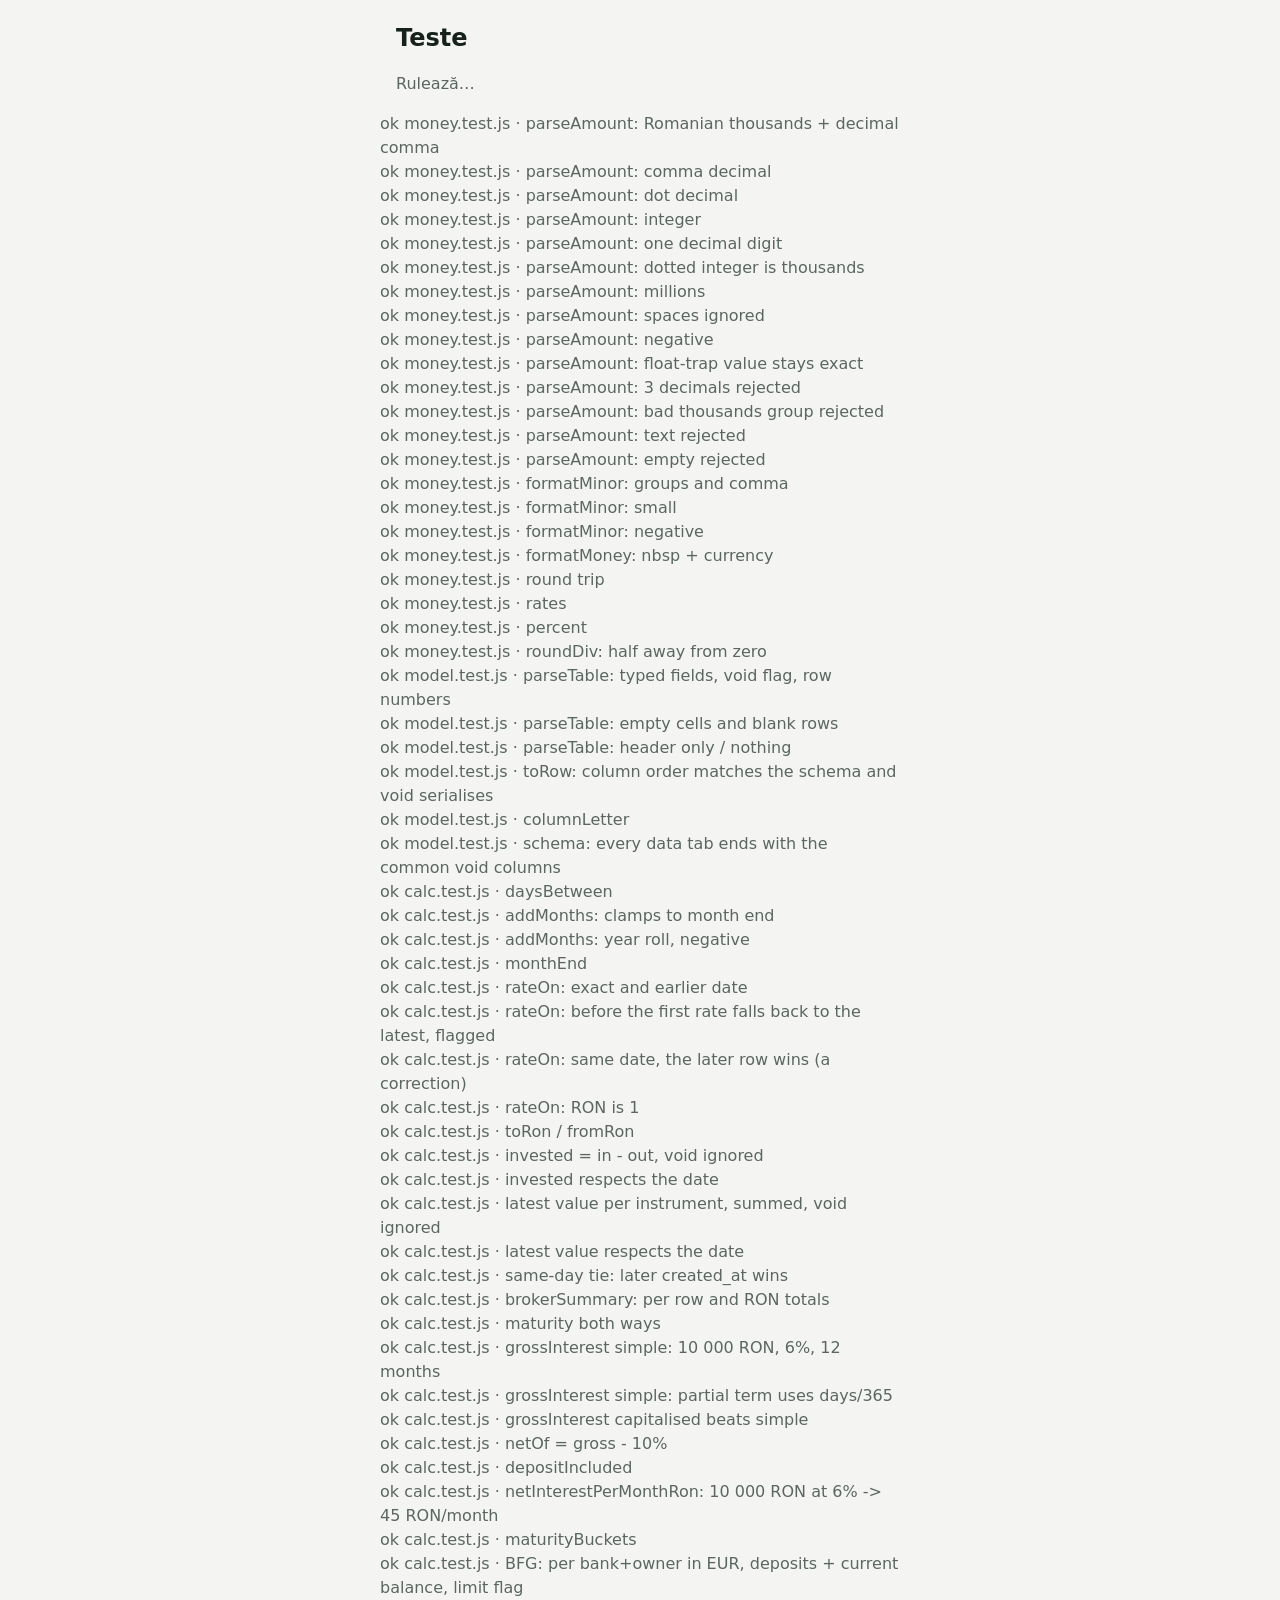
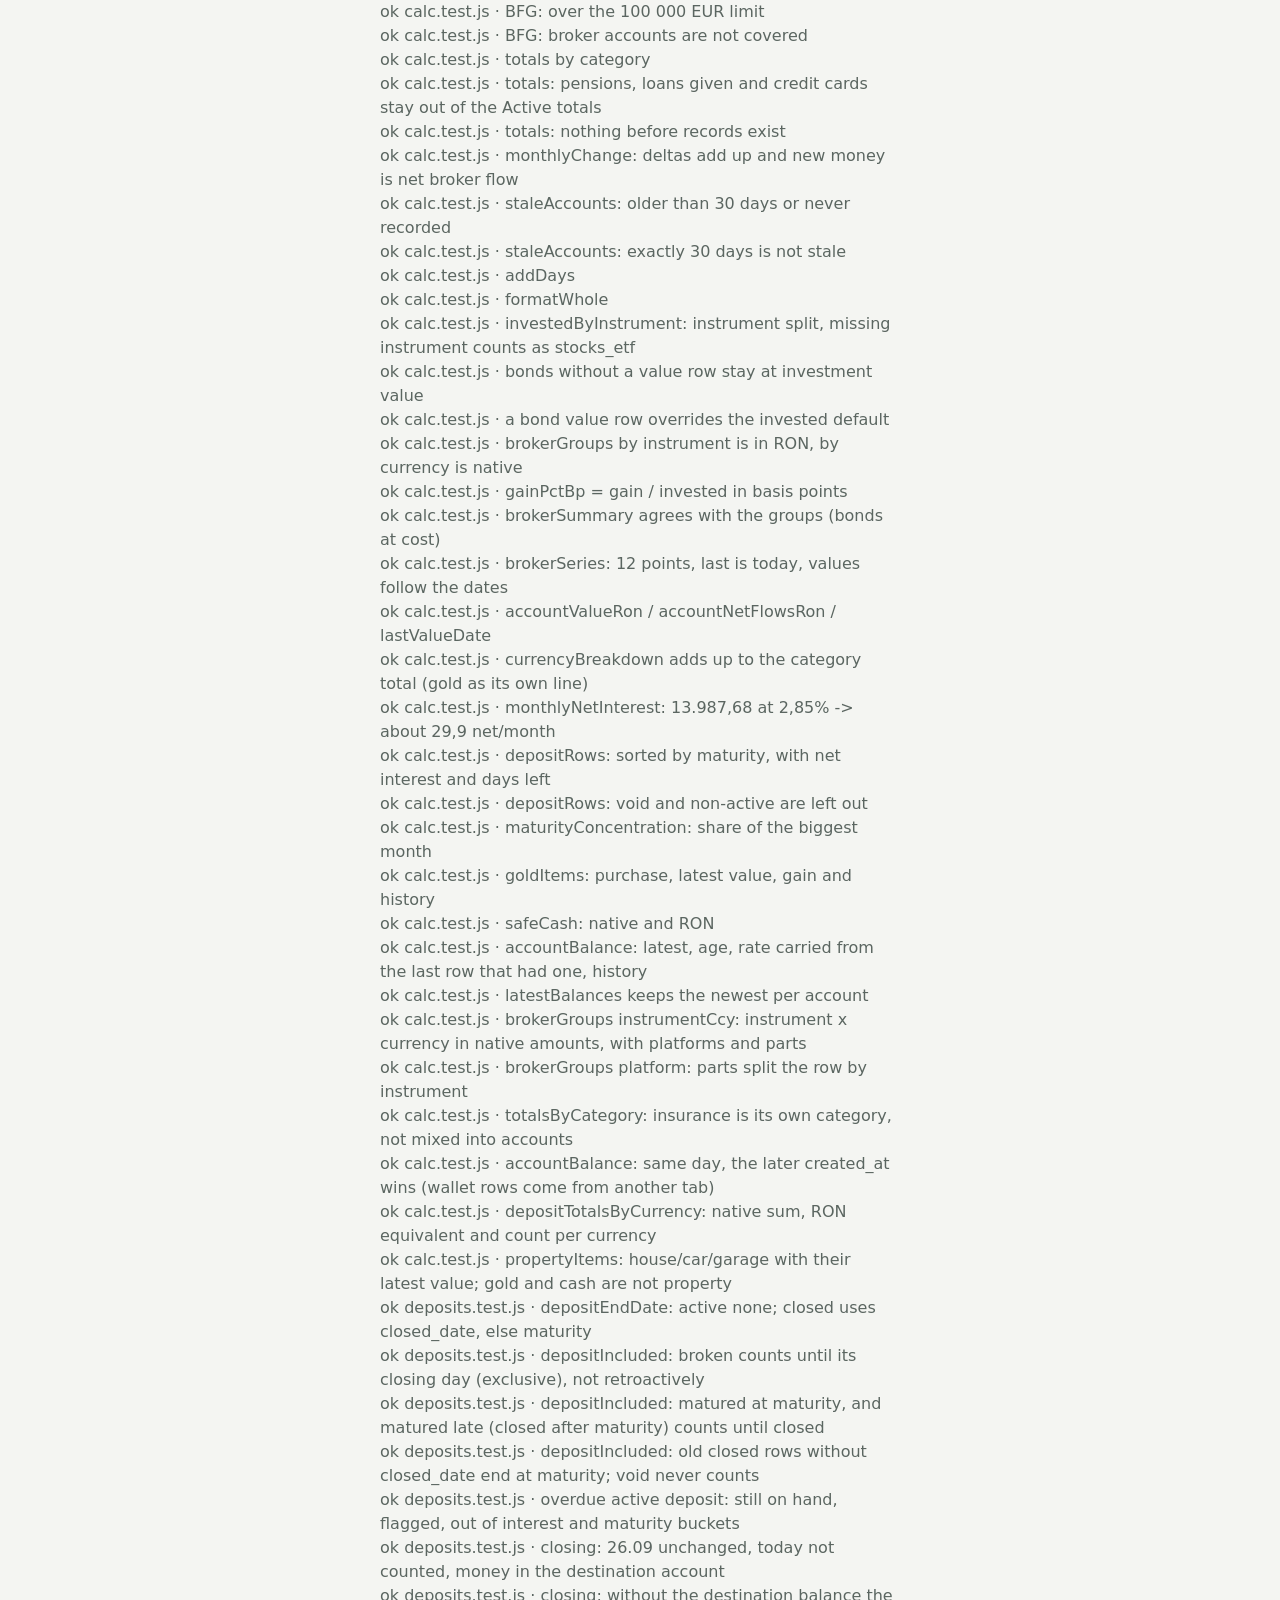
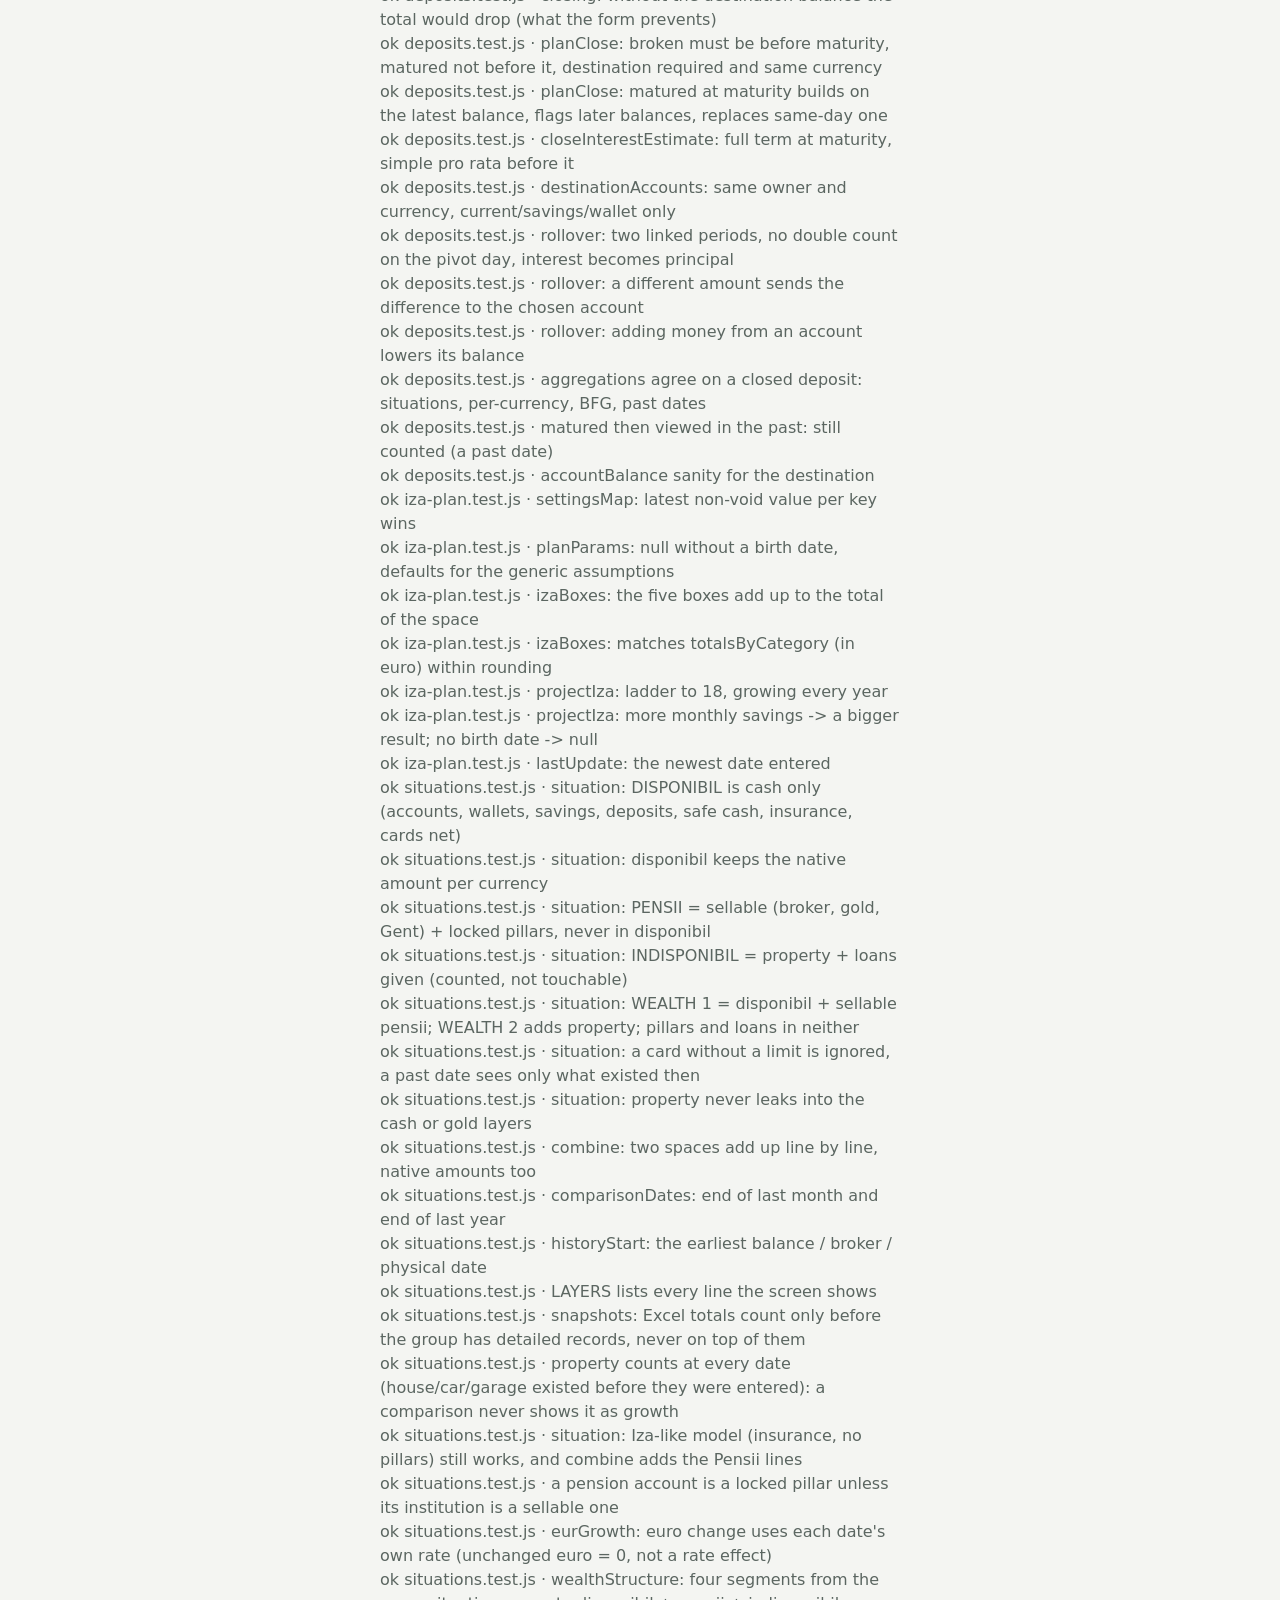
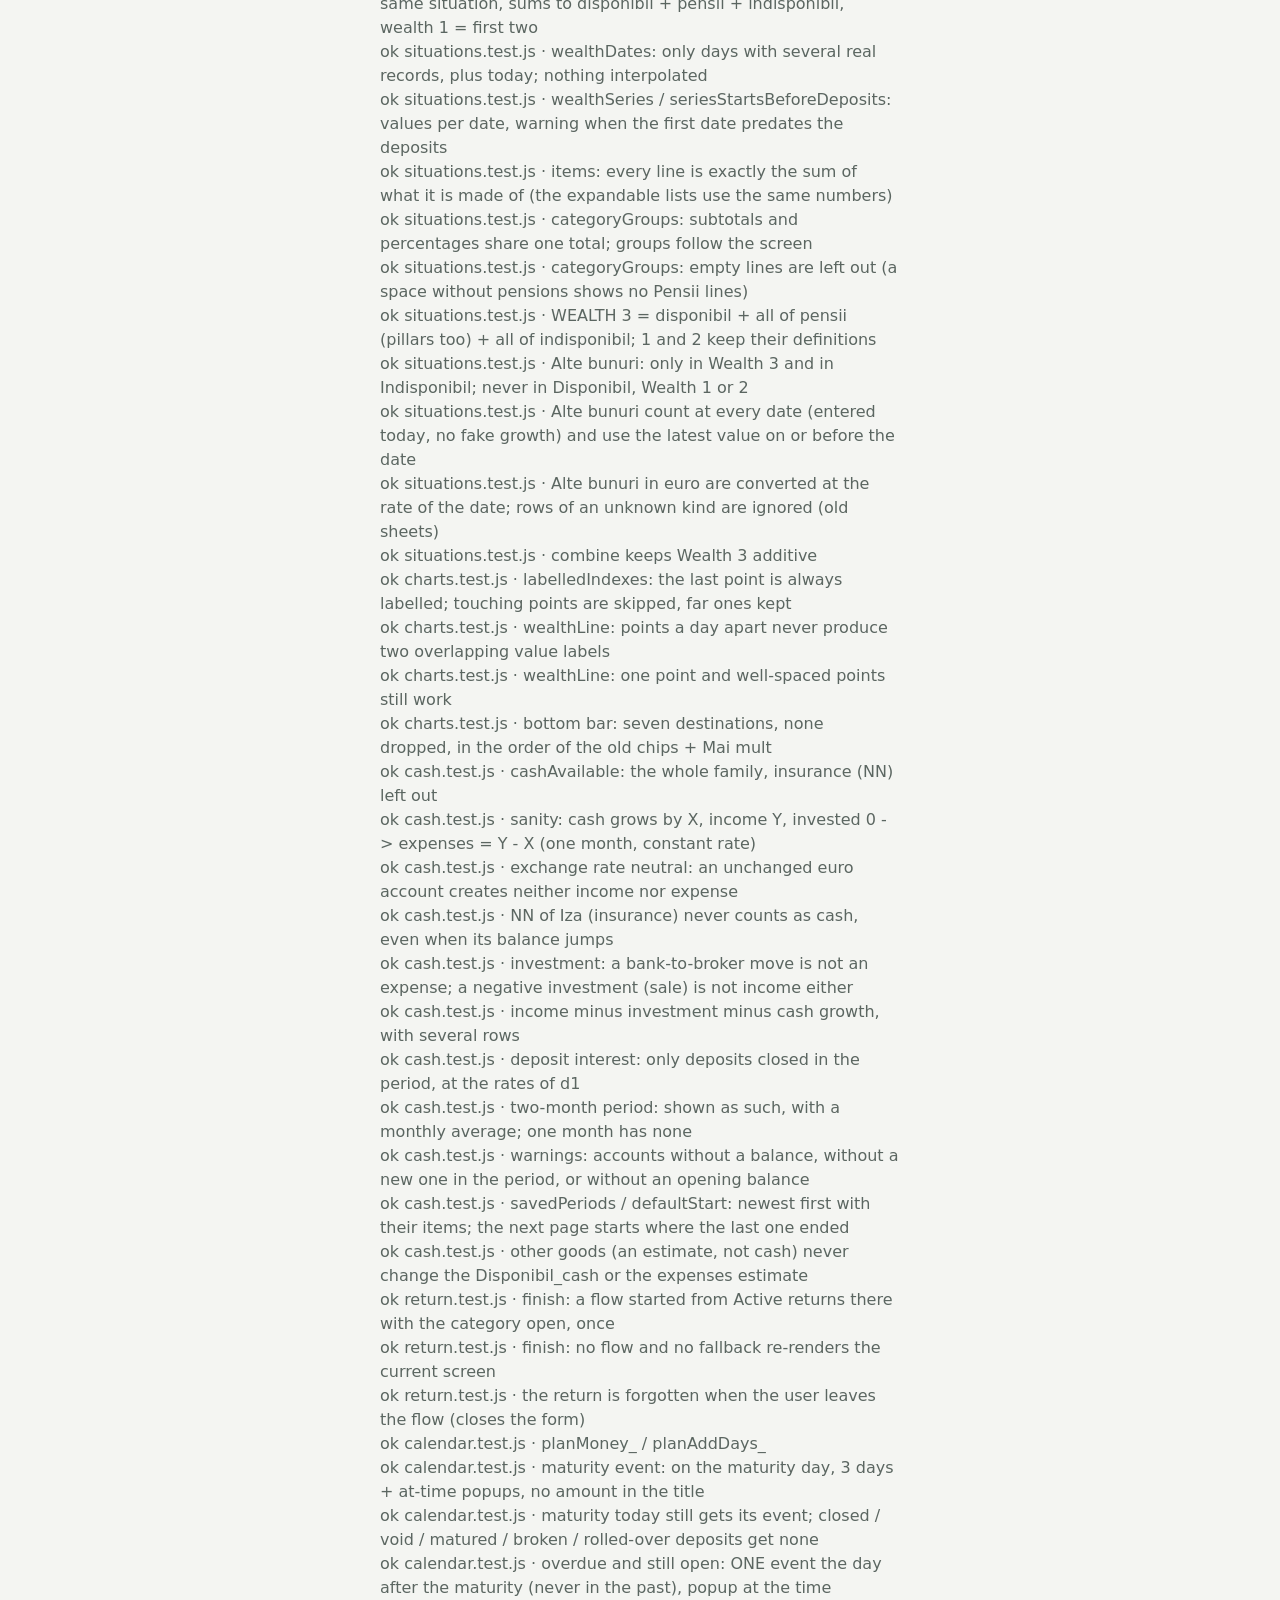
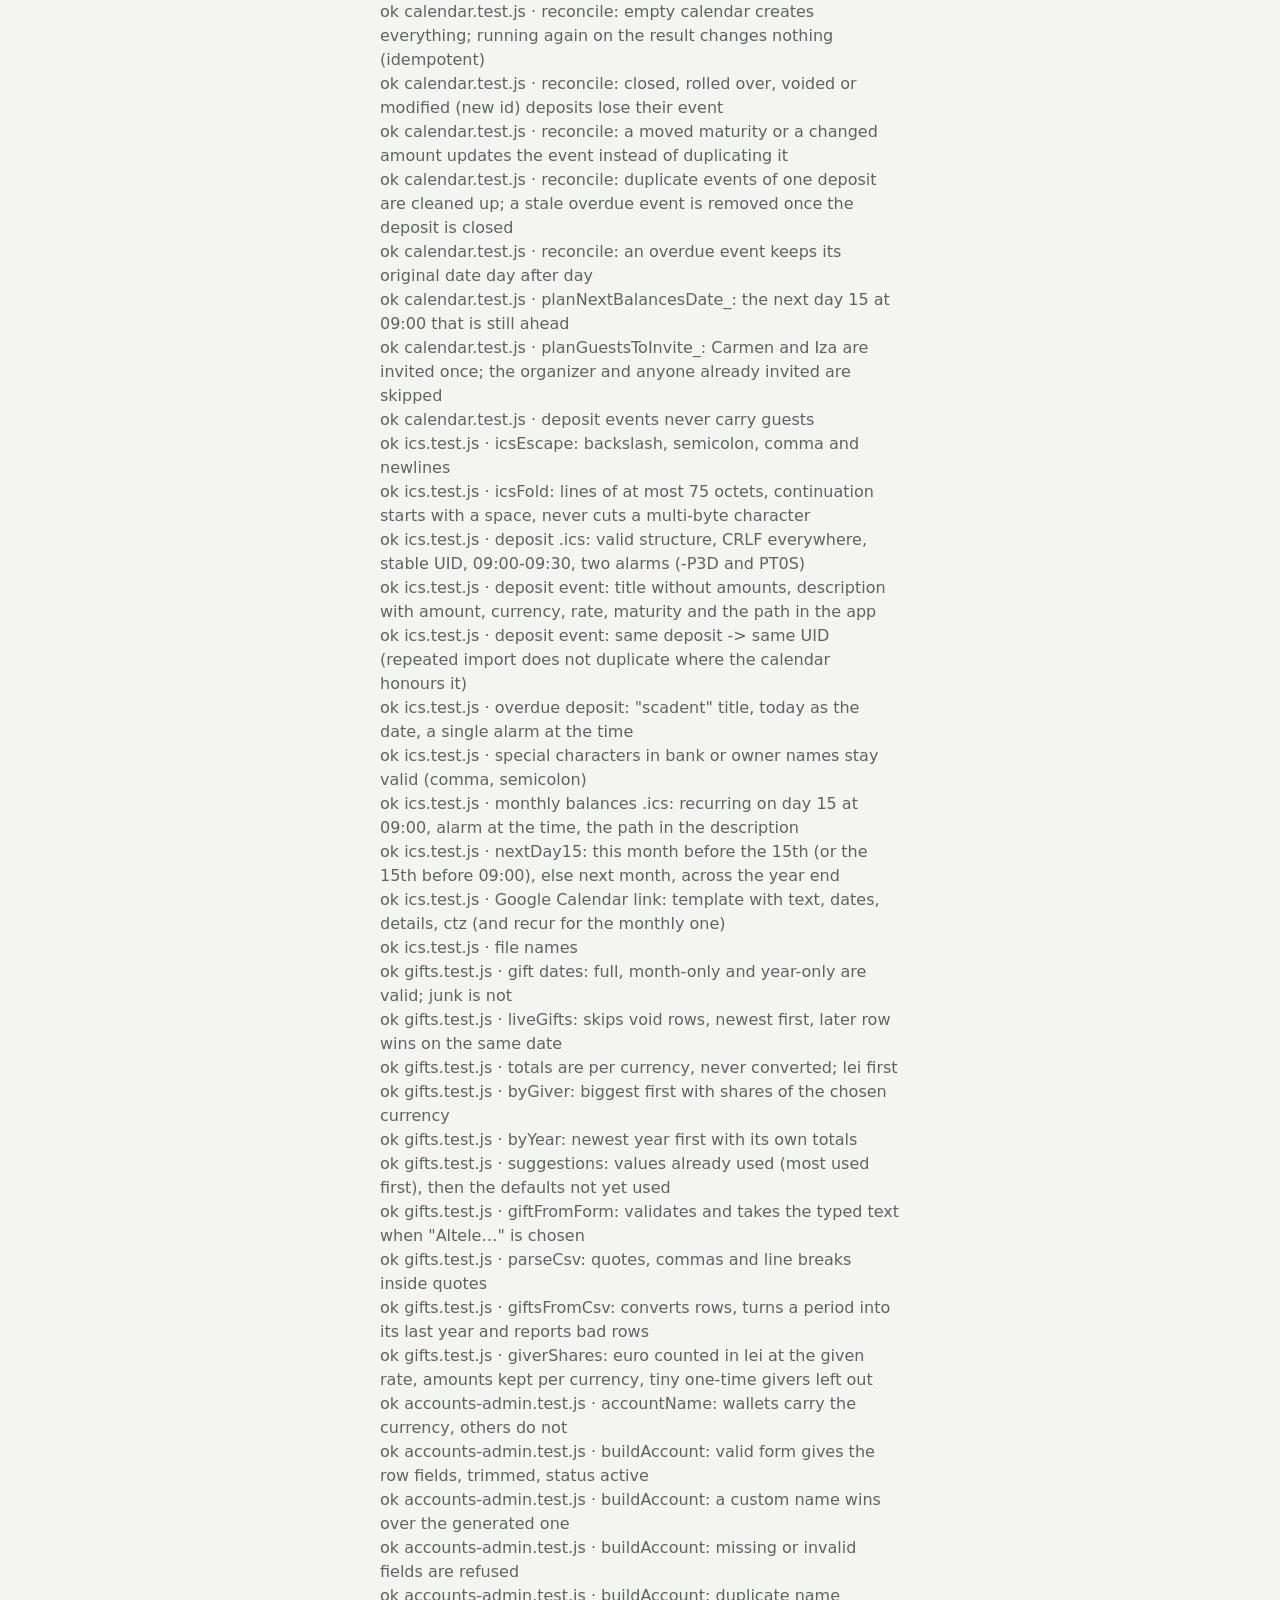
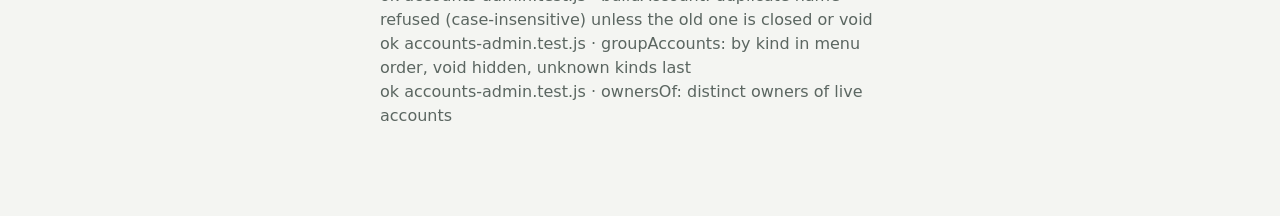
<file: tests/index.html>
<!doctype html>
<html lang="ro">
<head>
<meta charset="utf-8">
<meta name="viewport" content="width=device-width, initial-scale=1">
<meta http-equiv="Content-Security-Policy" content="default-src 'self'; script-src 'self'; style-src 'self' 'unsafe-inline'; connect-src 'self'; base-uri 'none'; form-action 'none'">
<title>Teste</title>
<link rel="stylesheet" href="../css/app.css">
</head>
<body>
<main>
  <h1>Teste</h1>
  <p id="summary" class="muted">Rulează…</p>
  <div id="results"></div>
</main>
<script type="module" src="run.js"></script>
</body>
</html>
</file>
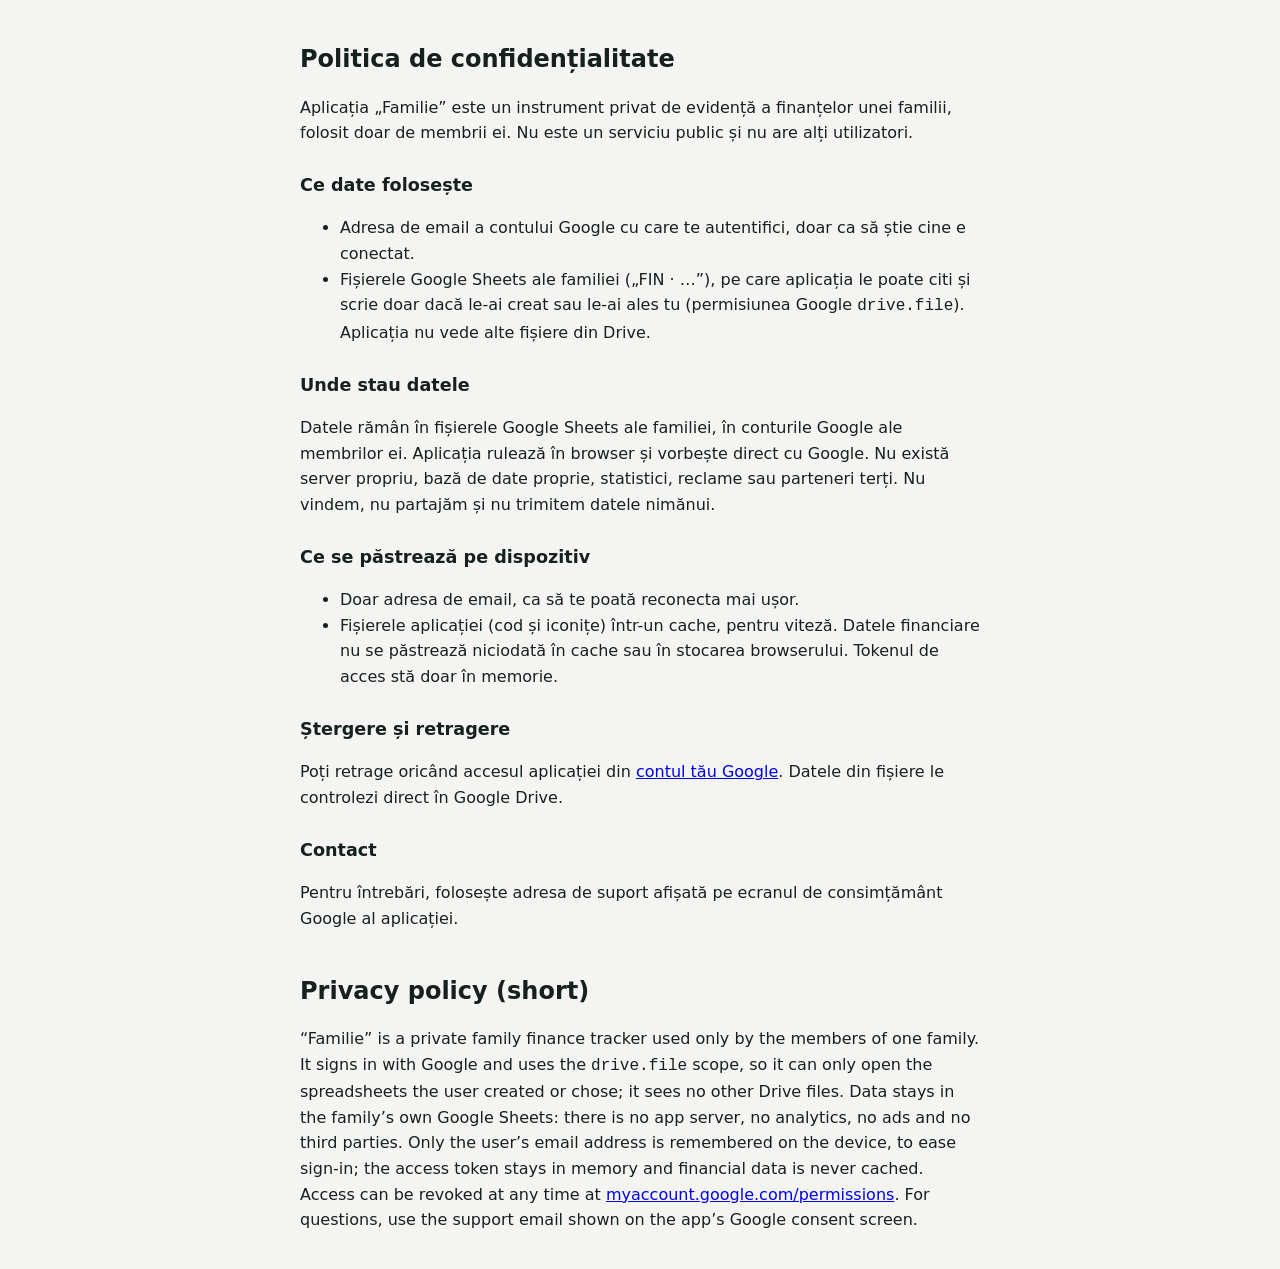
<file: privacy.html>
<!doctype html>
<html lang="ro">
<head>
<meta charset="utf-8">
<meta name="viewport" content="width=device-width, initial-scale=1">
<title>Confidențialitate · Familie</title>
<style>
  body{font:16px/1.6 system-ui,sans-serif;max-width:680px;margin:0 auto;padding:24px 16px;color:#16201C;background:#F4F5F2}
  h1{font-size:1.5rem} h2{font-size:1.1rem;margin-top:1.6rem}
  @media (prefers-color-scheme:dark){body{color:#E8ECE9;background:#121513}}
</style>
</head>
<body>
<h1>Politica de confidențialitate</h1>
<p>Aplicația „Familie” este un instrument privat de evidență a finanțelor unei familii, folosit doar de membrii ei. Nu este un serviciu public și nu are alți utilizatori.</p>

<h2>Ce date folosește</h2>
<ul>
  <li>Adresa de email a contului Google cu care te autentifici, doar ca să știe cine e conectat.</li>
  <li>Fișierele Google Sheets ale familiei („FIN · …”), pe care aplicația le poate citi și scrie doar dacă le-ai creat sau le-ai ales tu (permisiunea Google <code>drive.file</code>). Aplicația nu vede alte fișiere din Drive.</li>
</ul>

<h2>Unde stau datele</h2>
<p>Datele rămân în fișierele Google Sheets ale familiei, în conturile Google ale membrilor ei. Aplicația rulează în browser și vorbește direct cu Google. Nu există server propriu, bază de date proprie, statistici, reclame sau parteneri terți. Nu vindem, nu partajăm și nu trimitem datele nimănui.</p>

<h2>Ce se păstrează pe dispozitiv</h2>
<ul>
  <li>Doar adresa de email, ca să te poată reconecta mai ușor.</li>
  <li>Fișierele aplicației (cod și iconițe) într-un cache, pentru viteză. Datele financiare nu se păstrează niciodată în cache sau în stocarea browserului. Tokenul de acces stă doar în memorie.</li>
</ul>

<h2>Ștergere și retragere</h2>
<p>Poți retrage oricând accesul aplicației din <a href="https://myaccount.google.com/permissions">contul tău Google</a>. Datele din fișiere le controlezi direct în Google Drive.</p>

<h2>Contact</h2>
<p>Pentru întrebări, folosește adresa de suport afișată pe ecranul de consimțământ Google al aplicației.</p>

<h1 lang="en" style="margin-top:2.5rem">Privacy policy (short)</h1>
<p lang="en">“Familie” is a private family finance tracker used only by the members of one family. It signs in with Google and uses the <code>drive.file</code> scope, so it can only open the spreadsheets the user created or chose; it sees no other Drive files. Data stays in the family’s own Google Sheets: there is no app server, no analytics, no ads and no third parties. Only the user’s email address is remembered on the device, to ease sign-in; the access token stays in memory and financial data is never cached. Access can be revoked at any time at <a href="https://myaccount.google.com/permissions">myaccount.google.com/permissions</a>. For questions, use the support email shown on the app’s Google consent screen.</p>
</body>
</html>
</file>
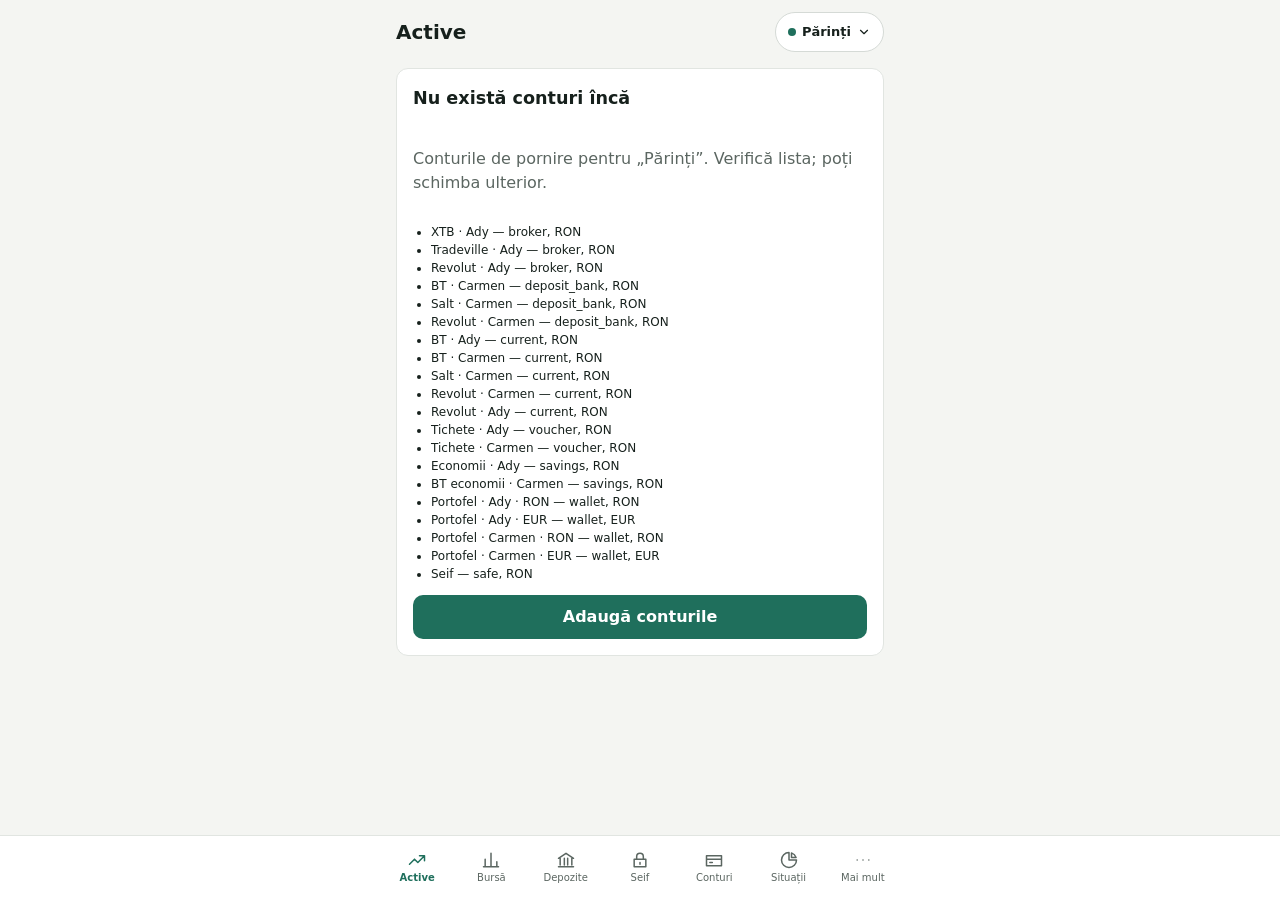
<file: tests/preview.html>
<!doctype html>
<html lang="ro">
<head>
<meta charset="utf-8">
<meta name="viewport" content="width=device-width, initial-scale=1">
<meta http-equiv="Content-Security-Policy" content="default-src 'self'; script-src 'self'; style-src 'self' 'unsafe-inline'; connect-src 'self'; img-src 'self' data:; base-uri 'none'; form-action 'none'">
<title>Previzualizare (date de test)</title>
<link rel="stylesheet" href="../css/app.css">
</head>
<body>
<main id="app"></main>
<script type="module" src="preview.js"></script>
</body>
</html>
</file>
<file: css/app.css>
:root{
  --bg:#F4F5F2;--surface:#fff;--line:#E1E5E1;--line2:#EEF1EE;--field:#C3CAC5;--ink:#16201C;--muted:#5B6661;
  --accent:#1F6F5C;--accent-soft:#E7F1ED;--pos:#5FA48F;--neg:#B3412E;--gold:#C9A24A;--eur:#4C78A8;--usd:#A9CFC2;
  --kid:#5B3FD1;
  --mono:ui-monospace,"IBM Plex Mono",SFMono-Regular,Consolas,monospace;
}
*{box-sizing:border-box}
html{-webkit-text-size-adjust:100%}
body{margin:0;background:var(--bg);color:var(--ink);font:16px/1.5 "IBM Plex Sans",system-ui,-apple-system,"Segoe UI",Roboto,sans-serif}
main{max-width:520px;margin:0 auto;padding:0 0 88px;min-height:100vh}
a{color:var(--accent);text-decoration:none}
h1{font-size:1.5rem;margin:8px 0 4px}
h2{font-size:1.1rem;margin:0 0 8px}
.muted{color:var(--muted)}
.err{color:var(--neg)}
.pos{color:var(--accent)}
.neg{color:var(--neg)}
.mono{font-family:var(--mono)}
.sm{font-size:12px}
.xs{font-size:11px}
.up{font-size:12px;color:var(--muted);text-transform:uppercase;letter-spacing:.5px}

/* legacy blocks (login / setup / placeholders) */
main > h1,main > p,main > .topbar{margin-left:16px;margin-right:16px}
main > h1:first-child,main > .topbar:first-child{margin-top:20px}
.card{background:var(--surface);border:1px solid var(--line);border-radius:12px;padding:16px;margin:16px}
.row{display:flex;gap:12px;align-items:center;justify-content:space-between;flex-wrap:wrap}
.stack{display:flex;flex-direction:column;gap:12px}
.topbar{display:flex;align-items:center;justify-content:space-between;gap:12px;margin-bottom:8px}
.badge{display:inline-block;padding:2px 10px;border-radius:99px;background:var(--accent-soft);color:var(--accent);font-size:.85rem;font-weight:600}

/* buttons */
button{font:inherit;cursor:pointer}
.btn,button{min-height:44px;padding:0 20px;border:0;border-radius:10px;background:var(--accent);color:#fff;font-weight:600}
.btn.secondary,button.secondary{background:transparent;color:var(--accent);border:1px solid var(--line)}
.btn.outline{background:#fff;color:var(--accent);border:1px solid var(--accent)}
.btn.big{min-height:52px;font-size:16px;width:100%}
button:disabled{opacity:.5;cursor:default}
a.btn{display:flex;align-items:center;justify-content:center;gap:6px}

/* page frame */
.pagehead{display:flex;align-items:center;gap:8px;padding:12px 16px 0}
.pagehead.back{padding:10px 12px 0}
.pagehead .t{flex:1;display:flex;flex-direction:column}
.pagehead .t b{font-size:20px;font-weight:700;line-height:1.25}
.iconbtn{width:44px;height:44px;display:flex;align-items:center;justify-content:center;color:var(--ink);background:none;border:0;padding:0}
.spacechip{min-height:40px;padding:0 12px;border:1px solid #D5DAD6;border-radius:20px;background:#fff;color:var(--ink);font-size:13px;display:flex;align-items:center;gap:6px}
.spacechip i{width:8px;height:8px;border-radius:4px;background:var(--accent)}
.spacechip.iza i{background:var(--kid)}
.panel{margin:12px 16px 0;padding:14px 16px;background:var(--surface);border:1px solid var(--line);border-radius:12px;display:flex;flex-direction:column;gap:6px}
.panel.flush{padding:0;gap:0}
.big-num{font-family:var(--mono);font-size:30px;font-weight:600;letter-spacing:-.5px;line-height:1.2}
.big-num small{font-size:16px;color:var(--muted);font-weight:400}
.between{display:flex;justify-content:space-between;gap:8px;align-items:baseline}
.stat3{display:grid;grid-template-columns:repeat(3,minmax(0,1fr));gap:8px}
.stat3 > div{display:flex;flex-direction:column;gap:2px}
.stat3 b{font-family:var(--mono);font-size:17px;font-weight:600}
.chart{width:100%;height:auto;display:block}
.chart text{font-family:var(--mono)}
.sep{margin-top:10px;padding-top:10px;border-top:1px solid var(--line2)}

/* lists and tables */
.listrow{display:grid;grid-template-columns:10px 1fr auto 44px;gap:10px;align-items:center;padding:11px 14px;border-bottom:1px solid var(--line2);color:var(--ink);font-size:13px}
.listrow:last-child{border-bottom:0}
.listrow .sw{width:10px;height:10px;border-radius:3px}
.listrow .nm{display:flex;flex-direction:column}
.listrow .nm b{font-size:14px}
.listrow .amt{font-family:var(--mono)}
.listrow .pc{font-family:var(--mono);font-size:12px;color:var(--muted);text-align:right}
.tbl{font-size:13px}
.tbl .h,.tbl .r{display:grid;grid-template-columns:1fr 74px 74px 48px;gap:6px;padding:10px 14px;align-items:center}
.tbl.v2 .h,.tbl.v2 .r{grid-template-columns:1fr 120px}
.tbl .h{padding:8px 14px;font-size:11px;color:var(--muted);text-transform:uppercase;letter-spacing:.4px;border-bottom:1px solid var(--line)}
.tbl .r{border-bottom:1px solid var(--line2)}
.tbl .r:last-child{border-bottom:0}
.tbl .n{text-align:right;font-family:var(--mono)}
.tbl .nm{display:flex;flex-direction:column}
.tbl .nm b{font-size:14px}
.barrow{display:grid;grid-template-columns:70px 1fr 56px;gap:8px;align-items:center;font-size:12px}
.bar{height:8px;background:var(--line2);border-radius:4px}
.bar > div{height:8px;border-radius:4px}
.split{display:flex;height:12px;border-radius:4px;overflow:hidden;gap:2px}
.legend{display:grid;grid-template-columns:repeat(2,minmax(0,1fr));gap:4px 14px;font-size:12px}
.legend span{display:flex;gap:6px;align-items:center}
.legend i{width:8px;height:8px;border-radius:2px;flex:none}
.legend b{margin-left:auto;font-family:var(--mono);font-weight:500}

/* segmented control + option buttons */
.seg{margin:12px 16px 0;display:grid;border:1px solid #D5DAD6;border-radius:10px;overflow:hidden;background:#fff}
.seg > *{min-height:40px;border:0;border-radius:0;background:#fff;color:var(--ink);font-size:13px;font-weight:500;display:flex;align-items:center;justify-content:center;padding:0}
.seg > * + *{border-left:1px solid #D5DAD6}
.seg > .on{background:var(--accent);color:#fff;font-weight:600}
.seg.tall > *{min-height:44px;font-size:14px}
.opts{display:grid;gap:8px}
.opt{min-height:44px;border-radius:10px;border:1px solid #D5DAD6;background:#fff;color:var(--ink);font-weight:500;font-size:14px;padding:0 8px}
.opt.on{border:2px solid var(--accent);background:var(--accent-soft);font-weight:600}

/* forms */
.form{margin:14px 16px 0;display:flex;flex-direction:column;gap:14px}
.form legend,.form label.f{font-size:12px;font-weight:600;color:var(--muted)}
.form fieldset{border:0;margin:0;padding:0}
.form legend{padding:0 0 6px}
label.f{display:flex;flex-direction:column;gap:6px}
.input,select.input{min-height:46px;width:100%;border:1px solid var(--field);border-radius:10px;padding:0 12px;font:inherit;font-size:14px;color:var(--ink);background:#fff}
.input.amt{min-height:52px;font-family:var(--mono);font-size:22px;font-weight:500}
.grid2{display:grid;grid-template-columns:repeat(2,minmax(0,1fr));gap:10px}
.valrow{display:grid;grid-template-columns:1fr 120px;gap:8px;padding:6px 14px;align-items:center;font-size:13px}
.valrow .input{min-height:42px;border-radius:8px;text-align:right;font-family:var(--mono);font-size:15px;padding:0 10px}
.valrow .ro{text-align:right;font-family:var(--mono);color:var(--muted);padding-right:10px}
.grp{padding:10px 14px 4px;font-size:12px;font-weight:700;border-top:1px solid var(--line2);margin-top:6px}
.grp:first-child{border-top:0;margin-top:0}
.savebar{margin:16px 16px 0}
.note{margin:12px 16px 0;font-size:13px}

/* bottom tab bar */
.tabbar{position:fixed;left:0;right:0;bottom:0;z-index:5;background:#fff;border-top:1px solid var(--line);padding:6px 4px calc(10px + env(safe-area-inset-bottom))}
.tabbar > div{max-width:520px;margin:0 auto;display:grid;grid-template-columns:repeat(7,minmax(0,1fr))}
.tabbar a{display:flex;flex-direction:column;align-items:center;gap:2px;min-height:48px;justify-content:center;color:var(--muted);font-size:10px;line-height:1.1;padding:0 1px;white-space:nowrap}
.tabbar a.on{color:var(--accent);font-weight:600}

/* Iza (kid) */
.kid{--accent:var(--kid);--accent-soft:#EEEAFB}
.kid .card{border-color:#D9D1F5}
.kid h1{color:var(--kid)}

/* M4 */
.deprow{display:grid;grid-template-columns:1fr auto;gap:2px 8px;padding:10px 14px;border-bottom:1px solid var(--line2);cursor:pointer;font-size:13px}
.deprow:last-child{border-bottom:0}
.ghead{padding:8px 14px;font-size:11px;color:var(--muted);text-transform:uppercase;letter-spacing:.4px;border-bottom:1px solid var(--line);display:flex;justify-content:space-between}
.opt.tall{min-height:46px;font-size:13px}
.opt.chip-term{min-height:42px;border-radius:8px;font-size:11px;padding:0}
.panel:empty{display:none}
.cashrow{display:grid;grid-template-columns:12px 1fr auto auto;gap:10px;align-items:center;min-height:44px;border-bottom:1px solid var(--line2);font-size:13px}
.cashrow:last-child{border-bottom:0}
.cashrow button{display:flex;align-items:center;justify-content:center}
.pair2{display:grid;grid-template-columns:repeat(2,minmax(0,1fr))}
.tabs3{display:grid;grid-template-columns:repeat(3,minmax(0,1fr));gap:6px}
.tab3{min-height:52px;border:1px solid #D5DAD6;border-radius:10px;background:#fff;color:var(--ink);font-size:12px;font-weight:500;display:flex;flex-direction:column;align-items:center;justify-content:center;gap:2px;padding:0}
.tab3 b{font-family:var(--mono);font-size:13px}
.tab3.on{border:2px solid var(--accent);background:var(--accent-soft);font-weight:600}
.tab3.dash{border-style:dashed}
.acctrow{display:grid;grid-template-columns:1fr auto;gap:2px 8px;padding:9px 14px;border-bottom:1px solid var(--line2);font-size:13px}
.acctrow:last-child{border-bottom:0}

.tbl .r.sub{padding-top:6px;padding-bottom:6px;font-size:12px;background:#FAFBFA}
.tbl .r.sub .nm{padding-left:14px}
.tbl .r.sub .nm span{font-weight:400}

/* Iza (kid) screen */
.kidbar{display:flex;justify-content:space-between;align-items:center;padding:10px 16px;background:#EEEAFB;color:var(--kid);font-size:13px;font-weight:600}
.kidbar .back{color:var(--kid)}
.kidhead{padding:8px 16px 0}
.kidhead h1{font-size:1.7rem;line-height:1.2;margin:8px 0}
.kidhead p,.kidlead{color:var(--muted);margin:0 0 4px}
.kidh2{font-size:1.25rem;color:var(--kid);margin:22px 16px 4px}
.kidlead{margin:0 16px 8px}
.hero{margin:16px;padding:18px;border-radius:18px;background:linear-gradient(135deg,#5B3FD1,#7A5FE6);color:#fff;display:flex;align-items:center;justify-content:space-between;gap:8px}
.hero-col{display:flex;flex-direction:column;gap:2px}
.hero .k{font-size:12px;opacity:.85}
.hero .v{font-size:1.5rem;font-weight:800;font-family:var(--mono)}
.hero .arrow{font-size:1.6rem;opacity:.8}
.box{margin:10px 16px 0;padding:14px 16px;background:#fff;border:1px solid #D9D1F5;border-radius:16px}
.box b{font-size:1.05rem}
.box .amt{font-family:var(--mono);font-weight:700;color:var(--kid);font-size:1.1rem}
.box p{margin:6px 0 0;color:var(--muted);font-size:.92rem}
.ladder{padding-bottom:4px}
.rung{display:grid;grid-template-columns:48px 1fr 84px;gap:10px;align-items:center;margin:8px 16px;font-size:.9rem}
.rung .age{font-weight:700;color:var(--kid)}
.rbar{height:14px;background:#EEEAFB;border-radius:7px}
.rbar > div{height:14px;background:var(--kid);border-radius:7px}
.rung .amt{text-align:right;font-family:var(--mono);font-weight:600}
.small{color:var(--muted);font-size:.8rem;margin:8px 16px}

/* Iza: fun layer */
.kid .hero{cursor:pointer;position:relative;overflow:hidden;box-shadow:0 8px 24px rgba(91,63,209,.28)}
.kid .hero::after{content:"";position:absolute;inset:0;background:linear-gradient(110deg,transparent 35%,rgba(255,255,255,.28) 50%,transparent 65%);transform:translateX(-100%);animation:shine 3.6s ease-in-out 1s infinite;pointer-events:none}
.kid .hero .arrow{animation:float 2.2s ease-in-out infinite}
.bday{margin:0 16px;padding:10px 14px;border-radius:14px;background:#FFF4D6;color:#7A5A00;font-weight:600;display:flex;gap:10px;align-items:center}
.colors{margin:10px 16px 0;padding:14px 16px;background:#fff;border:1px solid #D9D1F5;border-radius:16px}
.colors p{margin:4px 0 10px;color:var(--muted);font-size:.9rem}
.stackbar{display:flex;height:22px;border-radius:11px;overflow:hidden;background:#EEEAFB}
.stackbar > div{height:22px;transition:width 1.1s cubic-bezier(.2,.8,.2,1)}
.legend{display:flex;flex-direction:column;gap:6px;margin-top:10px;font-size:.88rem}
.legend span{display:flex;align-items:center;gap:8px}
.legend i{width:14px;height:14px;border-radius:4px;flex:none}
.share{height:8px;border-radius:4px;background:#EEEAFB;margin-top:8px;overflow:hidden}
.share > div{height:8px;border-radius:4px;transition:width 1s cubic-bezier(.2,.8,.2,1)}
.rbar > div{transition:width 1.1s cubic-bezier(.2,.8,.2,1)}
.rung{grid-template-columns:62px 1fr 84px}
.risk{display:flex;flex-direction:column;gap:2px;margin-top:8px;font-size:.88rem;font-weight:600}
.more,.lesson{margin-top:8px}
.more summary,.lesson summary{cursor:pointer;color:var(--kid);font-weight:700;font-size:.92rem;min-height:32px;display:flex;align-items:center}
.more p,.lesson p{margin:6px 0;color:var(--ink);font-size:.92rem}
.school{margin-bottom:8px}
.lesson{margin:8px 16px 0;padding:8px 14px;background:#fff;border:1px solid #D9D1F5;border-radius:14px}
.lesson summary{font-size:1rem}
.fact{margin:16px;padding:14px 16px;border-radius:16px;background:#E8F7F0;color:#14684A}
.fact p{margin:6px 0 10px;color:var(--ink)}
.play{margin:16px;padding:14px 16px;border-radius:16px;background:#fff;border:2px dashed #BFB2F2}
.play input[type=range]{width:100%;margin:10px 0 4px;accent-color:var(--kid);height:32px}
.play-val{font-weight:700;color:var(--kid)}
.play-out{font-family:var(--mono);font-size:1.3rem;color:#1E9E6A}
.confetti{position:fixed;width:9px;height:14px;border-radius:2px;pointer-events:none;z-index:99;animation:burst 1.2s cubic-bezier(.15,.7,.3,1) forwards}
@keyframes burst{to{transform:translate(var(--dx),calc(var(--dy) + 220px)) rotate(var(--r));opacity:0}}
@keyframes shine{60%,100%{transform:translateX(100%)}}
@keyframes float{50%{transform:translateX(5px) translateY(-4px)}}
@media (prefers-reduced-motion:reduce){.kid .hero::after,.kid .hero .arrow{animation:none}.share > div,.rbar > div,.stackbar > div{transition:none}}

.kidlink{background:#EEEAFB;border-color:#D9D1F5;color:var(--kid);font-weight:600;text-decoration:none}
.pdfbtn{min-height:34px;padding:0 12px;border-radius:17px;background:var(--kid);color:#fff;font-size:13px}
@media print{
  body{background:#fff}
  .kidbar,.tabbar,.savebar,.card button,button{display:none!important}
  main{max-width:none;padding:0;min-height:0}
  .hero,.rbar,.rbar>div,.box{-webkit-print-color-adjust:exact;print-color-adjust:exact}
  .box,.rung,.hero{break-inside:avoid}
  .play,.fact,.confetti,.hero::after{display:none!important}
  .more:not([open]) > *:not(summary){display:none}
}

/* verification page: label + three date columns */
.vhead{display:grid;grid-template-columns:minmax(0,1.5fr) repeat(3,minmax(0,1fr));gap:6px}
.vhead span:not(:first-child){text-align:right}
.vrow{display:grid;grid-template-columns:minmax(0,1.5fr) repeat(3,minmax(0,1fr));gap:6px;padding:7px 14px;border-bottom:1px solid var(--line2);font-size:12px;align-items:start}
.vrow:last-child{border-bottom:0}
.vrow .vl{display:flex;flex-direction:column;overflow-wrap:anywhere}
.vrow small{color:var(--muted);font-size:10px}
.vrow .vc{text-align:right;font-size:11px;overflow-wrap:anywhere}
.vrow.dim{color:var(--muted)}
</file>
